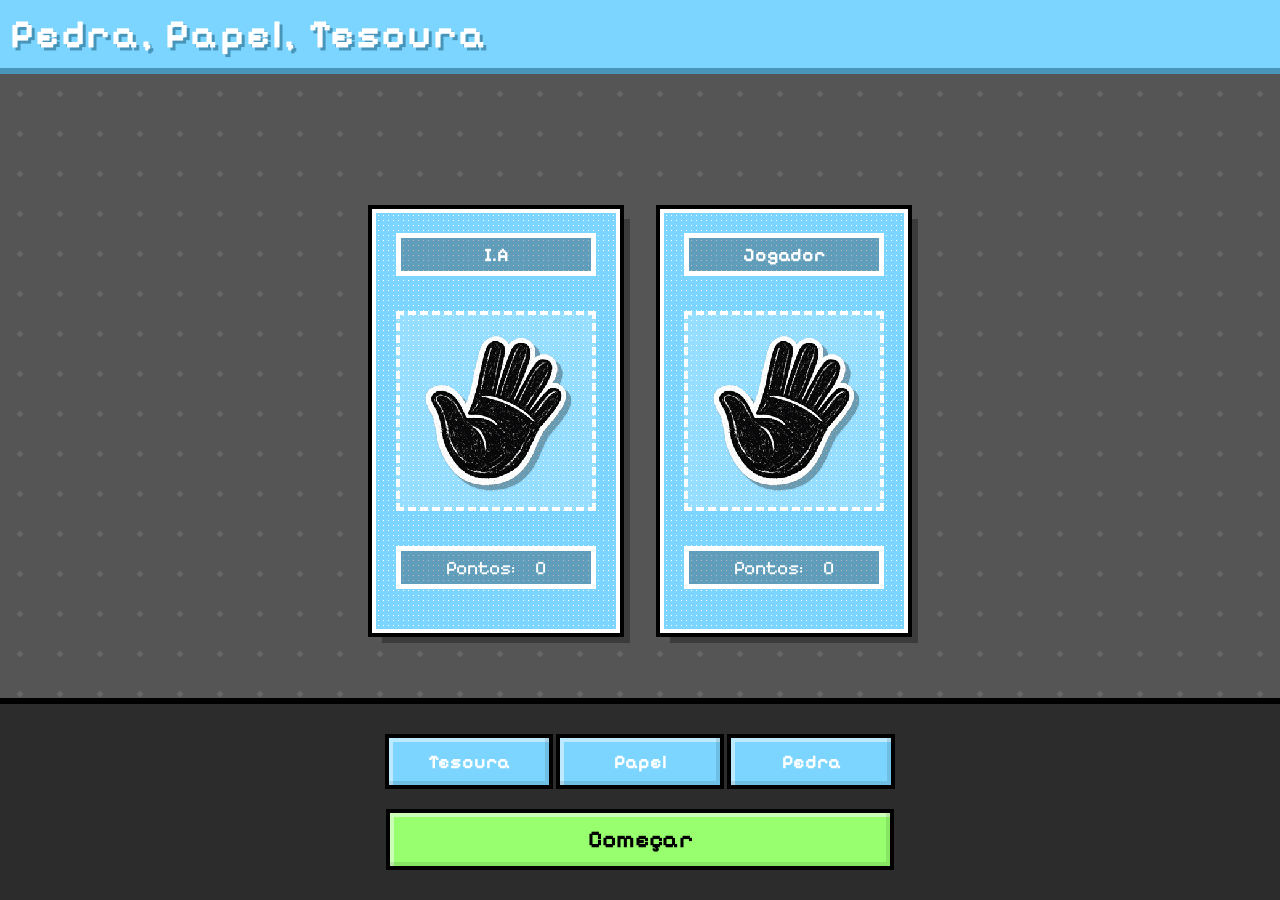
<file: index.html>
<!doctype html>
<html lang="PT-br">
  <head>
    <meta charset="UTF-8" />
    <meta name="viewport" content="width=device-width, initial-scale=1.0" />
    <title>Pedra, Papel, Tesoura</title>
    <link rel="stylesheet" href="style.css" />
  </head>
  <body>
    <header>
      <div class="container-header">
        <h1>Pedra, Papel, Tesoura</h1>
      </div>
    </header>

    <main>
      <div class="container-jogo">
        <h1 id="mensagemJogo">‎</h1>
        <div class="container-jogadores">
          <div class="container-pc">
            <h1>I.A</h1>
            <div class="container-img-pc container-img">
              <img src="papel.png" alt="" id="imgPc" />
            </div>
            <div class="wrapper-pontos">
              <p>Pontos:</p>
              <p id="pontosPc">0</p>
            </div>
          </div>
          <div class="container-player">
            <h1>Jogador</h1>
            <div class="container-img-player container-img">
              <img src="papel.png" alt="" id="imgPlayer" />
            </div>
            <div class="wrapper-pontos">
              <p>Pontos:</p>
              <p id="pontosPlayer">0</p>
            </div>
          </div>
        </div>
      </div>
    </main>

    <footer>
      <div class="container-btns">
        <div class="container-btn">
          <button onclick="escolherPlayer(2)">Tesoura</button>
          <button onclick="escolherPlayer(1)">Papel</button>
          <button onclick="escolherPlayer(0)">Pedra</button>
        </div>
        <button id="comecar">Começar</button>
      </div>
    </footer>
  </body>
  <script src="main.js"></script>
</html>
</file>
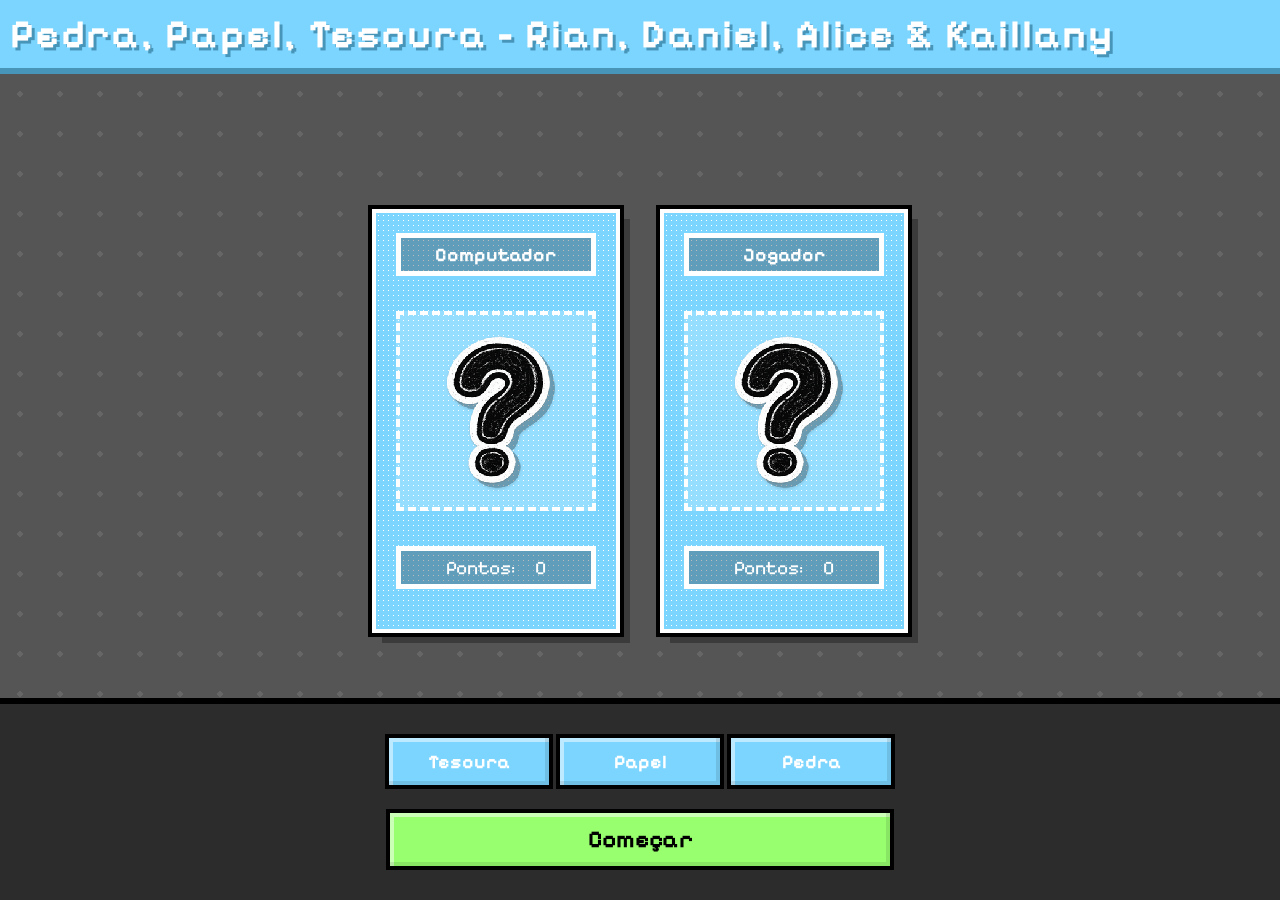
<file: PedraPapelTesoura/index.html>
<!doctype html>
<html lang="PT-br">

<head>
  <meta charset="UTF-8" />
  <meta name="viewport" content="width=device-width, initial-scale=1.0" />
  <title>Pedra, Papel, Tesoura JS - Somativa</title>
  <link rel="stylesheet" href="style.css" />
</head>

<body>
  <header>
    <div class="container-header">
      <h1>Pedra, Papel, Tesoura - Rian, Daniel, Alice & Kaillany</h1>
    </div>
  </header>

  <main>
    <div class="container-jogo">
      <h1 id="mensagemJogo">‎</h1>
      <div class="container-jogadores">
        <div class="container-pc">
          <h1>Computador</h1>
          <div class="container-img-pc container-img">
            <img src="none.png" alt="" id="imgPc" />
          </div>
          <div class="wrapper-pontos">
            <p>Pontos:</p>
            <p id="pontosPc">0</p>
          </div>
        </div>
        <div class="container-player">
          <h1>Jogador</h1>
          <div class="container-img-player container-img">
            <img src="none.png" alt="" id="imgPlayer" />
          </div>
          <div class="wrapper-pontos">
            <p>Pontos:</p>
            <p id="pontosPlayer">0</p>
          </div>
        </div>
      </div>
    </div>
  </main>

  <footer>
    <div class="container-btns">
      <div class="container-btn">
        <button onclick="escolherPlayer(2)">Tesoura</button>
        <button onclick="escolherPlayer(1)">Papel</button>
        <button onclick="escolherPlayer(0)">Pedra</button>
      </div>
      <button id="comecar">Começar</button>
    </div>
  </footer>
</body>
<script src="main.js"></script>

</html>
</file>
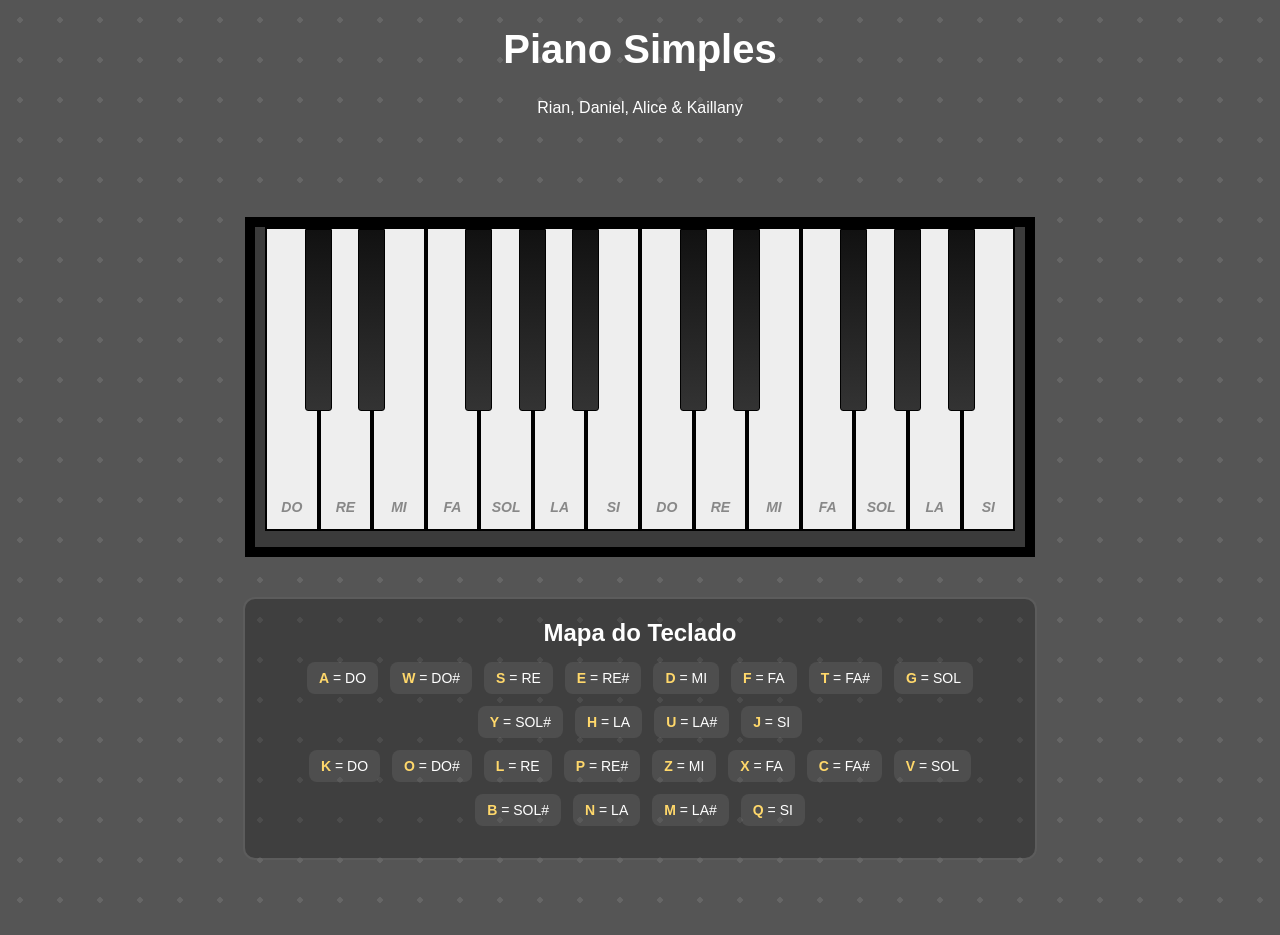
<file: Piano/index.html>
<!DOCTYPE html>
<html lang="en">

<head>
    <meta charset="UTF-8">
    <meta name="viewport" content="width=device-width, initial-scale=1.0">
    <title>Piano JS - Somativa</title>
    <link rel="stylesheet" href="style.css">
</head>

<body>
    <h1>Piano Simples</h1>
    <p>Rian, Daniel, Alice & Kaillany</p>
    <div class="caixa">
        <div class="tecla" id="do1">
            <p class="texto">DO</p>
            <div class="caixapreta" id="dos1"></div>
        </div>

        <div class="tecla" id="re1">
            <p class="texto">RE</p>
            <div class="caixapreta" id="res1"></div>
        </div>

        <div class="tecla" id="mi1">
            <p class="texto">MI</p>
        </div>

        <div class="tecla" id="fa1">
            <p class="texto">FA</p>
            <div class="caixapreta" id="fas1"></div>
        </div>

        <div class="tecla" id="sol1">
            <p class="texto">SOL</p>
            <div class="caixapreta" id="sols1"></div>
        </div>

        <div class="tecla" id="la1">
            <p class="texto">LA</p>
            <div class="caixapreta" id="las1"></div>
        </div>

        <div class="tecla" id="si1">
            <p class="texto">SI</p>
        </div>


        <div class="tecla" id="do2">
            <p class="texto">DO</p>
            <div class="caixapreta" id="dos2"></div>
        </div>

        <div class="tecla" id="re2">
            <p class="texto">RE</p>
            <div class="caixapreta" id="res2"></div>
        </div>

        <div class="tecla" id="mi2">
            <p class="texto">MI</p>
        </div>

        <div class="tecla" id="fa2">
            <p class="texto">FA</p>
            <div class="caixapreta" id="fas2"></div>
        </div>

        <div class="tecla" id="sol2">
            <p class="texto">SOL</p>
            <div class="caixapreta" id="sols2"></div>
        </div>

        <div class="tecla" id="la2">
            <p class="texto">LA</p>
            <div class="caixapreta" id="las2"></div>
        </div>

        <div class="tecla" id="si2">
            <p class="texto">SI</p>
        </div>
    </div>

    <div class="mapa-teclado">
        <h2>Mapa do Teclado</h2>

        <div class="linha-mapa">
            <span><strong>A</strong> = DO</span>
            <span><strong>W</strong> = DO#</span>
            <span><strong>S</strong> = RE</span>
            <span><strong>E</strong> = RE#</span>
            <span><strong>D</strong> = MI</span>
            <span><strong>F</strong> = FA</span>
            <span><strong>T</strong> = FA#</span>
            <span><strong>G</strong> = SOL</span>
            <span><strong>Y</strong> = SOL#</span>
            <span><strong>H</strong> = LA</span>
            <span><strong>U</strong> = LA#</span>
            <span><strong>J</strong> = SI</span>
        </div>

        <div class="linha-mapa">
            <span><strong>K</strong> = DO</span>
            <span><strong>O</strong> = DO#</span>
            <span><strong>L</strong> = RE</span>
            <span><strong>P</strong> = RE#</span>
            <span><strong>Z</strong> = MI</span>
            <span><strong>X</strong> = FA</span>
            <span><strong>C</strong> = FA#</span>
            <span><strong>V</strong> = SOL</span>
            <span><strong>B</strong> = SOL#</span>
            <span><strong>N</strong> = LA</span>
            <span><strong>M</strong> = LA#</span>
            <span><strong>Q</strong> = SI</span>
        </div>
    </div>

    <script src="main.js"></script>
    <br>
</body>

</html>
</file>
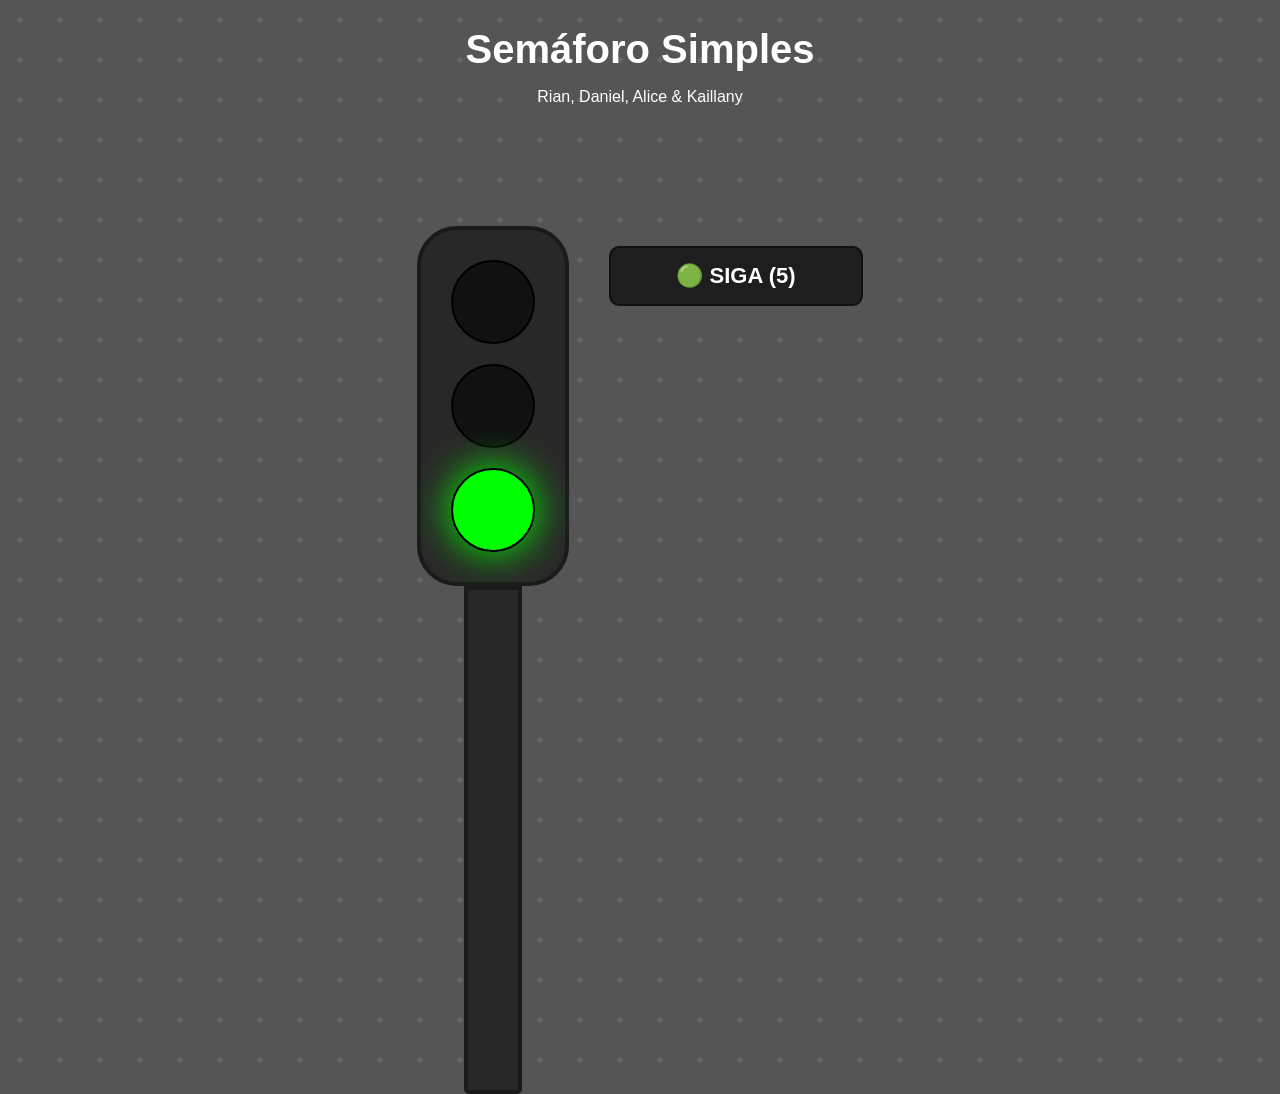
<file: Semaforo/index.html>
<!DOCTYPE html>
<html lang="pt-br">

<head>
    <meta charset="UTF-8">
    <meta name="viewport" content="width=device-width, initial-scale=1.0">
    <title>Semáforo JS - Somativa</title>
    <link rel="stylesheet" href="style.css">
</head>

<body>
    <main>

        <h1>Semáforo Simples</h1>
        <p>Rian, Daniel, Alice & Kaillany</p>

        <div class="wrapper">
            <div class="container-semaforo">
                <div class="semaforo">
                    <div class="luz" id="vermelho"></div>
                    <div class="luz" id="amarelo"></div>
                    <div class="luz" id="verde"></div>
                </div>

                <div class="semaforo-base"></div>
            </div>

            <div class="estado-semaforo" id="estado">
                Aguardando...
            </div>
        </div>

    </main>

    <script src="script.js"></script>
</body>

</html>
</file>
<file: style.css>
@import url("https://fonts.googleapis.com/css2?family=Pixelify+Sans:wght@400..700&display=swap");

:root {
  --primary: #7cd5ff;
  --secondary: #5cb8e6;
  --accent: #98ff6f;
  --danger: #ff6b6b;
  --bg-dark: #2c2c2c;
  --pixel-border: 4px;
}

* {
  margin: 0;
  padding: 0;
  box-sizing: border-box;
  font-family: "Pixelify Sans", sans-serif;
  image-rendering: pixelated;
}

body {
  height: 100vh;
  background-color: #3d3d3d;
  display: flex;
  flex-direction: column;
}

header {
  color: #fff;
  padding: 10px;
  background-color: var(--primary);
  border-bottom: 6px solid #4895ba;
  box-shadow: 0 4px 0 rgba(0,0,0,0.2);
}

.container-header h1 {
  font-size: 2.5rem;
  text-shadow: 3px 3px 0px #4895ba;
  letter-spacing: 2px;
}

main {
  flex: 1;
  display: flex;
  justify-content: center;
  align-items: center;
  background-color: #555;
  background-image: radial-gradient(#666 10%, transparent 10%);
  background-size: 40px 40px;
}

.container-jogo {
  width: 90%;
  max-width: 900px;
  text-align: center;
}

#mensagemJogo {
  font-size: 2rem;
  color: var(--accent);
  text-shadow: 2px 2px 0px #000;
  min-height: 40px;
  margin-bottom: 30px;
  text-transform: uppercase;
}

.container-jogadores {
  display: flex;
  gap: 40px;
  justify-content: center;
}

.container-pc, .container-player {
  background-color: var(--primary);
  border: var(--pixel-border) solid #fff;
  outline: var(--pixel-border) solid #000;
  padding: 20px;
  position: relative;
  box-shadow: 10px 10px 0px rgba(0,0,0,0.3);
background-image: radial-gradient(#ffffff 10%, transparent 10%);
  background-size: 5px 5px;   
}

.container-pc h1, .container-player h1 {
  background-color: rgba(27, 27, 27, 0.3);
  border: solid 5px white;
  color: white;
  padding: 5px 10px;
  margin-bottom: 35px;
  font-size: 1.2rem;
}

.wrapper-pontos {
background-color: rgba(27, 27, 27, 0.3);
display: flex;
justify-content: center;
align-items: center;
gap: 20px;
  border: solid 5px white;
  color: white;
  padding: 5px 10px;
  margin-bottom: 20px;
  margin-top: 35px;
  font-size: 1.2rem;
}

.container-img {
  height: 200px;
  width: 200px;
  background: rgba(255, 255, 255, 0.2);
  border: 4px dashed #fff;
  display: flex;
  justify-content: center;
  align-items: center;
}

.container-img img {
  max-width: 80%;
  filter: drop-shadow(5px 5px 0px rgba(0,0,0,0.3));
}

footer {
  padding: 30px;
  background-color: var(--bg-dark);
  border-top: 6px solid #000;
}

.container-btns {
  display: flex;
  flex-direction: column;
  gap: 20px;
  align-items: center;
}

button {
  all: unset;
  cursor: pointer;
  padding: 12px 20px;
  background-color: #fff;
  color: #333;
  font-weight: bold;
  font-size: 1.2rem;
  border: 4px solid #000;
  box-shadow: -4px -4px 0px inset rgba(0,0,0,0.1), 4px 4px 0px inset rgba(255,255,255,0.5);
  position: relative;
  transition: transform 0.1s;
  image-rendering: auto;
}

button:active {
  transform: translateY(4px);
  box-shadow: none;
}

.container-btn button {
  background-color: var(--primary);
  color: white;
  width: 120px;
  text-align: center;
}

.container-btn button:hover {
    background-color: var(--secondary)
}

#comecar {
  background-color: var(--accent);
  color: #000000;
  width: 460px;
  font-size: 1.5rem;
  text-align: center;
}

#comecar:hover {
  background-color: #b2ff96;
}

@keyframes shake {
  0%, 100% { transform: translateY(0) rotate(0); }
  25% { transform: translateY(-10px) rotate(5deg); }
  75% { transform: translateY(-10px) rotate(-5deg); }
}

.container-img {
  animation: shake 0.6s infinite ease-in-out;
}

@media (max-width: 768px) {
    .container-header {
        text-align: center;
    }

  .container-jogadores {
    flex-direction: column;
    align-items: center;
    gap: 30px;
  }

  .container-img {
    width: 160px;
    height: 160px;
  }

  .container-btn {
    display: flex;
    flex-direction: column;
  }

  #mensagemJogo {
    font-size: 1.6rem;
  }

  #comecar {
    width: 90%;
    max-width: 350px;
  }

}

@media (max-width: 480px) {

  .container-header h1 {
    font-size: 1.8rem;
    text-align: center;
  }

  .container-img {
    width: 130px;
    height: 130px;
  }

  .container-pc, 
  .container-player {
    padding: 15px;
    width: 100%;
  }

  button {
    font-size: 1rem;
    padding: 10px 15px;
  }

  #mensagemJogo {
    font-size: 1.3rem;
  }

    .container-btn {
        display: flex;
    flex-direction: column;
  }

  .wrapper-pontos {
    font-size: 1rem;
    gap: 10px;
  }

}
</file>
<file: PedraPapelTesoura/style.css>
@import url("https://fonts.googleapis.com/css2?family=Pixelify+Sans:wght@400..700&display=swap");

:root {
  --primary: #7cd5ff;
  --secondary: #5cb8e6;
  --accent: #98ff6f;
  --danger: #ff6b6b;
  --bg-dark: #2c2c2c;
  --pixel-border: 4px;
}

* {
  margin: 0;
  padding: 0;
  box-sizing: border-box;
  font-family: "Pixelify Sans", sans-serif;
  image-rendering: pixelated;
}

body {
  height: 100vh;
  background-color: #3d3d3d;
  display: flex;
  flex-direction: column;
}

header {
  color: #fff;
  padding: 10px;
  background-color: var(--primary);
  border-bottom: 6px solid #4895ba;
  box-shadow: 0 4px 0 rgba(0, 0, 0, 0.2);
}

.container-header h1 {
  font-size: 2.5rem;
  text-shadow: 3px 3px 0px #4895ba;
  letter-spacing: 2px;
}

main {
  flex: 1;
  display: flex;
  justify-content: center;
  align-items: center;
  background-color: #555;
  background-image: radial-gradient(#666 10%, transparent 10%);
  background-size: 40px 40px;
}

.container-jogo {
  width: 90%;
  max-width: 900px;
  text-align: center;
}

#mensagemJogo {
  font-size: 2rem;
  color: var(--accent);
  text-shadow: 2px 2px 0px #000;
  min-height: 40px;
  margin-bottom: 30px;
  text-transform: uppercase;
}

.container-jogadores {
  display: flex;
  gap: 40px;
  justify-content: center;
}

.container-pc,
.container-player {
  background-color: var(--primary);
  border: var(--pixel-border) solid #fff;
  outline: var(--pixel-border) solid #000;
  padding: 20px;
  position: relative;
  box-shadow: 10px 10px 0px rgba(0, 0, 0, 0.3);
  background-image: radial-gradient(#ffffff 10%, transparent 10%);
  background-size: 5px 5px;
}

.container-pc h1,
.container-player h1 {
  background-color: rgba(27, 27, 27, 0.3);
  border: solid 5px white;
  color: white;
  padding: 5px 10px;
  margin-bottom: 35px;
  font-size: 1.2rem;
}

.wrapper-pontos {
  background-color: rgba(27, 27, 27, 0.3);
  display: flex;
  justify-content: center;
  align-items: center;
  gap: 20px;
  border: solid 5px white;
  color: white;
  padding: 5px 10px;
  margin-bottom: 20px;
  margin-top: 35px;
  font-size: 1.2rem;
}

.container-img {
  height: 200px;
  width: 200px;
  background: rgba(255, 255, 255, 0.2);
  border: 4px dashed #fff;
  display: flex;
  justify-content: center;
  align-items: center;
}

.container-img img {
  max-width: 80%;
  filter: drop-shadow(5px 5px 0px rgba(0, 0, 0, 0.3));
}

footer {
  padding: 30px;
  background-color: var(--bg-dark);
  border-top: 6px solid #000;
}

.container-btns {
  display: flex;
  flex-direction: column;
  gap: 20px;
  align-items: center;
}

button {
  all: unset;
  cursor: pointer;
  padding: 12px 20px;
  background-color: #fff;
  color: #333;
  font-weight: bold;
  font-size: 1.2rem;
  border: 4px solid #000;
  box-shadow: -4px -4px 0px inset rgba(0, 0, 0, 0.1), 4px 4px 0px inset rgba(255, 255, 255, 0.5);
  position: relative;
  transition: transform 0.1s;
  image-rendering: auto;
}

button:active {
  transform: translateY(4px);
  box-shadow: none;
}

.container-btn button {
  background-color: var(--primary);
  color: white;
  width: 120px;
  text-align: center;
}

.container-btn button:hover {
  background-color: var(--secondary)
}

#comecar {
  background-color: var(--accent);
  color: #000000;
  width: 460px;
  font-size: 1.5rem;
  text-align: center;
}

#comecar:hover {
  background-color: #b2ff96;
}

@keyframes shake {

  0%,
  100% {
    transform: translateY(0) rotate(0);
  }

  25% {
    transform: translateY(-10px) rotate(5deg);
  }

  75% {
    transform: translateY(-10px) rotate(-5deg);
  }
}

.container-img {
  animation: shake 0.6s infinite ease-in-out;
}

.animar-texto {
  animation: popTexto 0.4s ease-out;
}

@keyframes popTexto {
  0% {
    transform: scale(0.5);
    opacity: 0;
  }

  50% {
    transform: scale(1.2);
  }

  100% {
    transform: scale(1);
    opacity: 1;
  }
}

@media (max-width: 768px) {
  .container-header {
    text-align: center;
  }

  .container-jogadores {
    flex-direction: column;
    align-items: center;
    gap: 30px;
  }

  .container-img {
    width: 160px;
    height: 160px;
  }

  .container-btn {
    display: flex;
    flex-direction: column;
  }

  #mensagemJogo {
    font-size: 1.6rem;
  }

  #comecar {
    width: 90%;
    max-width: 350px;
  }

}

@media (max-width: 480px) {

  .container-header h1 {
    font-size: 1.8rem;
    text-align: center;
  }

  .container-img {
    width: 130px;
    height: 130px;
  }

  .container-pc,
  .container-player {
    padding: 15px;
    width: 100%;
  }

  button {
    font-size: 1rem;
    padding: 10px 15px;
  }

  #mensagemJogo {
    font-size: 1.3rem;
  }

  .container-btn {
    display: flex;
    flex-direction: column;
  }

  .wrapper-pontos {
    font-size: 1rem;
    gap: 10px;
  }

}
</file>
<file: Piano/style.css>
body {
    background-color: #555;
    background-image: radial-gradient(#666 10%, transparent 10%);
    background-size: 40px 40px;
    min-height: 100vh;
}

h1,
p {
    font-size: 250%;
    font-family: 'Trebuchet MS', 'Lucida Sans Unicode', 'Lucida Grande', 'Lucida Sans', Arial, sans-serif;
    text-align: center;
    color: white;
}

p {
    font-size: 100%;
}

.caixa {
    margin: 100px auto;
    display: flex;
    justify-content: left;
    align-items: flex-start;
    width: 750px;
    height: 320px;
    background-color: rgb(59, 59, 59);
    border: 10px black solid;
    padding: 0 10px;
}



.tecla {
    position: relative;
    border-top: none;
    width: 50px;
    height: 300px;
    background-color: rgb(238, 238, 238);
    border: 2px black solid;
    display: flex;
    flex-direction: column;
    justify-content: flex-end;
    cursor: pointer;
}

.tecla:active:not(:has(.caixapreta:active)) {
    background-color: #e0e0e0;
    box-shadow: inset 0 5px 10px rgba(0, 0, 0, 0.2);
}

.texto {
    font-family: 'Trebuchet MS', sans-serif;
    font-weight: bold;
    font-style: italic;
    font-size: 14px;
    color: #888;
    user-select: none;
}

.caixapreta {
    position: absolute;
    top: 0;
    right: -15px;
    width: 25px;
    height: 180px;
    background: linear-gradient(#111, #333);
    border-radius: 0 0 3px 3px;
    z-index: 10;
    border: 1px solid #000;
    cursor: pointer;
}

.caixapreta:active {
    background: #000;
}

.mapa-teclado {
    width: 750px;
    margin: -60px auto 0 auto;
    padding: 20px;
    background-color: rgba(0, 0, 0, 0.25);
    border: 2px solid rgba(255, 255, 255, 0.15);
    border-radius: 12px;
    text-align: center;
    color: white;
    font-family: 'Trebuchet MS', sans-serif;
}

.mapa-teclado h2 {
    margin: 0 0 15px 0;
    font-size: 24px;
}

.linha-mapa {
    display: flex;
    flex-wrap: wrap;
    justify-content: center;
    gap: 12px;
    margin-bottom: 12px;
}

.linha-mapa span {
    background-color: rgba(255, 255, 255, 0.08);
    padding: 8px 12px;
    border-radius: 8px;
    font-size: 14px;
}

.linha-mapa strong {
    color: #ffd86b;
}
</file>
<file: Semaforo/style.css>
body {
    display: flex;
    justify-content: center;
    align-items: center;
    min-height: 100vh;
    margin: 0;
    background-color: #555;
    background-image: radial-gradient(#666 10%, transparent 10%);
    background-size: 40px 40px;
}

* {
    font-family: 'Trebuchet MS', 'Lucida Sans Unicode', 'Lucida Grande', 'Lucida Sans', Arial, sans-serif;
}

.estado-semaforo {
    margin-top: 120px;
    padding: 15px 25px;
    background-color: #1e1e1e;
    border-radius: 10px;
    color: white;
    font-size: 22px;
    font-weight: bold;
    text-align: center;
    border: 2px solid #111;
    min-width: 200px;
}

.wrapper {
    display: flex;
    align-items: flex-start;
    justify-content: center;
    gap: 40px;
}

.container-semaforo {
    display: flex;
    flex-direction: column;
    align-items: center;
}

.semaforo {
    background-color: #292828;
    padding: 30px;
    border-radius: 40px;
    margin-top: 100px;
    display: flex;
    flex-direction: column;
    gap: 20px;
    border: 4px solid #1a1a1a;
}

.semaforo-base {
    background-color: #292828;
    width: 50px;
    height: 500px;
    border-radius: 0 0 5px 5px;
    border: 4px solid #1a1a1a;

}

.luz {
    width: 80px;
    height: 80px;
    background-color: #111;
    border-radius: 50%;
    transition: all 0.3s ease;
    border: 2px solid #000;
}



.luz.vermelho {
    background-color: #ff0000;
    box-shadow: 0 0 40px #ff0000;
}

.luz.amarelo {
    background-color: #ffcc00;
    box-shadow: 0 0 40px #ffcc00;
}

.luz.verde {
    background-color: #00ff00;
    box-shadow: 0 0 40px #00ff00;
}

main {
    text-align: center;
    color: white;
}

h1 {
    margin-bottom: 5px;
    font-size: 250%;
}

p {
    margin-bottom: 20px;
}
</file>
